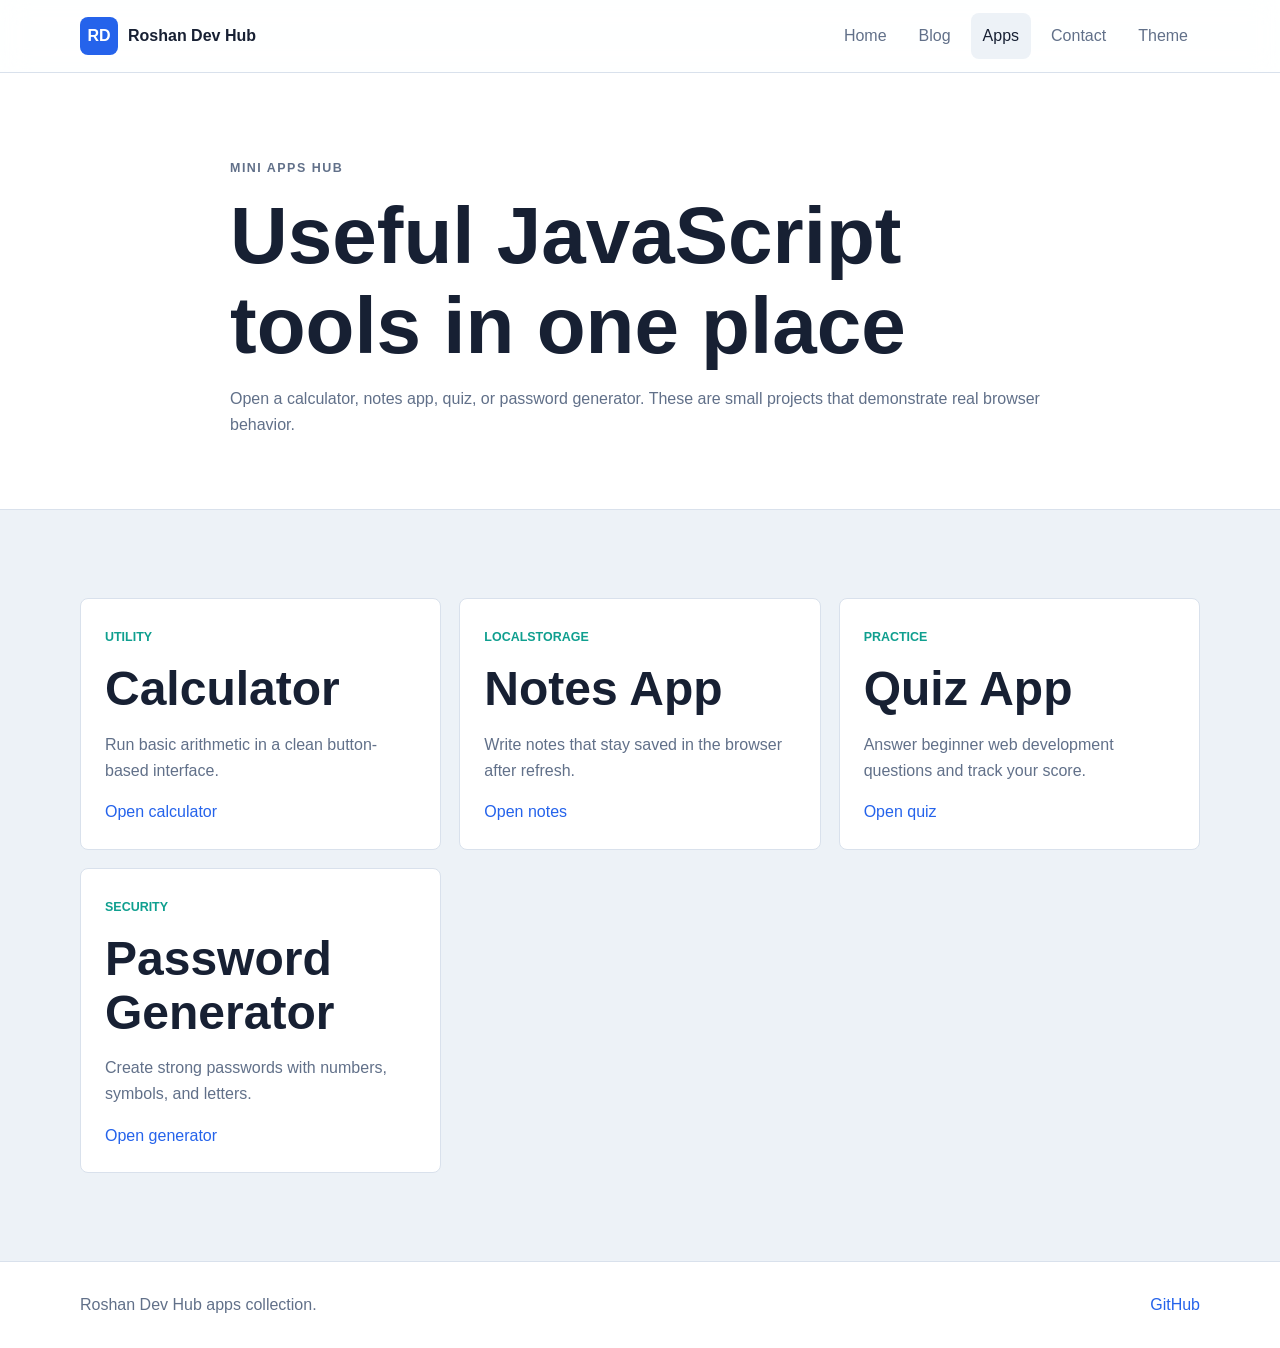
<file: apps/index.html>
<!DOCTYPE html>
<html lang="en">
<head>
  <meta charset="UTF-8">
  <meta name="viewport" content="width=device-width, initial-scale=1.0">
  <title>Apps | Roshan Dev Hub</title>
  <link rel="stylesheet" href="../style.css">
</head>
<body data-page="apps">
  <header class="site-header">
    <nav class="nav container" aria-label="Main navigation">
      <a class="brand" href="../index.html"><span class="brand-mark">RD</span><span>Roshan Dev Hub</span></a>
      <button class="nav-toggle" type="button" aria-label="Open navigation" aria-expanded="false">Menu</button>
      <div class="nav-links">
        <a href="../index.html">Home</a>
        <a href="../blog/index.html">Blog</a>
        <a href="index.html">Apps</a>
        <a href="../index.html#contact">Contact</a>
        <button class="theme-toggle" type="button">Theme</button>
      </div>
    </nav>
  </header>

  <main>
    <section class="page-hero">
      <div class="container reveal">
        <p class="eyebrow">Mini apps hub</p>
        <h1>Useful JavaScript tools in one place</h1>
        <p>Open a calculator, notes app, quiz, or password generator. These are small projects that demonstrate real browser behavior.</p>
      </div>
    </section>

    <section class="section muted">
      <div class="container apps-grid">
        <article class="app-card reveal">
          <span class="app-meta">Utility</span>
          <h2>Calculator</h2>
          <p>Run basic arithmetic in a clean button-based interface.</p>
          <a href="calculator.html">Open calculator</a>
        </article>
        <article class="app-card reveal">
          <span class="app-meta">localStorage</span>
          <h2>Notes App</h2>
          <p>Write notes that stay saved in the browser after refresh.</p>
          <a href="notes.html">Open notes</a>
        </article>
        <article class="app-card reveal">
          <span class="app-meta">Practice</span>
          <h2>Quiz App</h2>
          <p>Answer beginner web development questions and track your score.</p>
          <a href="quiz.html">Open quiz</a>
        </article>
        <article class="app-card reveal">
          <span class="app-meta">Security</span>
          <h2>Password Generator</h2>
          <p>Create strong passwords with numbers, symbols, and letters.</p>
          <a href="password.html">Open generator</a>
        </article>
      </div>
    </section>
  </main>

  <footer class="site-footer">
    <div class="container footer-inner">
      <p>Roshan Dev Hub apps collection.</p>
      <a href="https://github.com/" target="_blank" rel="noreferrer">GitHub</a>
    </div>
  </footer>

  <script src="../main.js"></script>
</body>
</html>
</file>
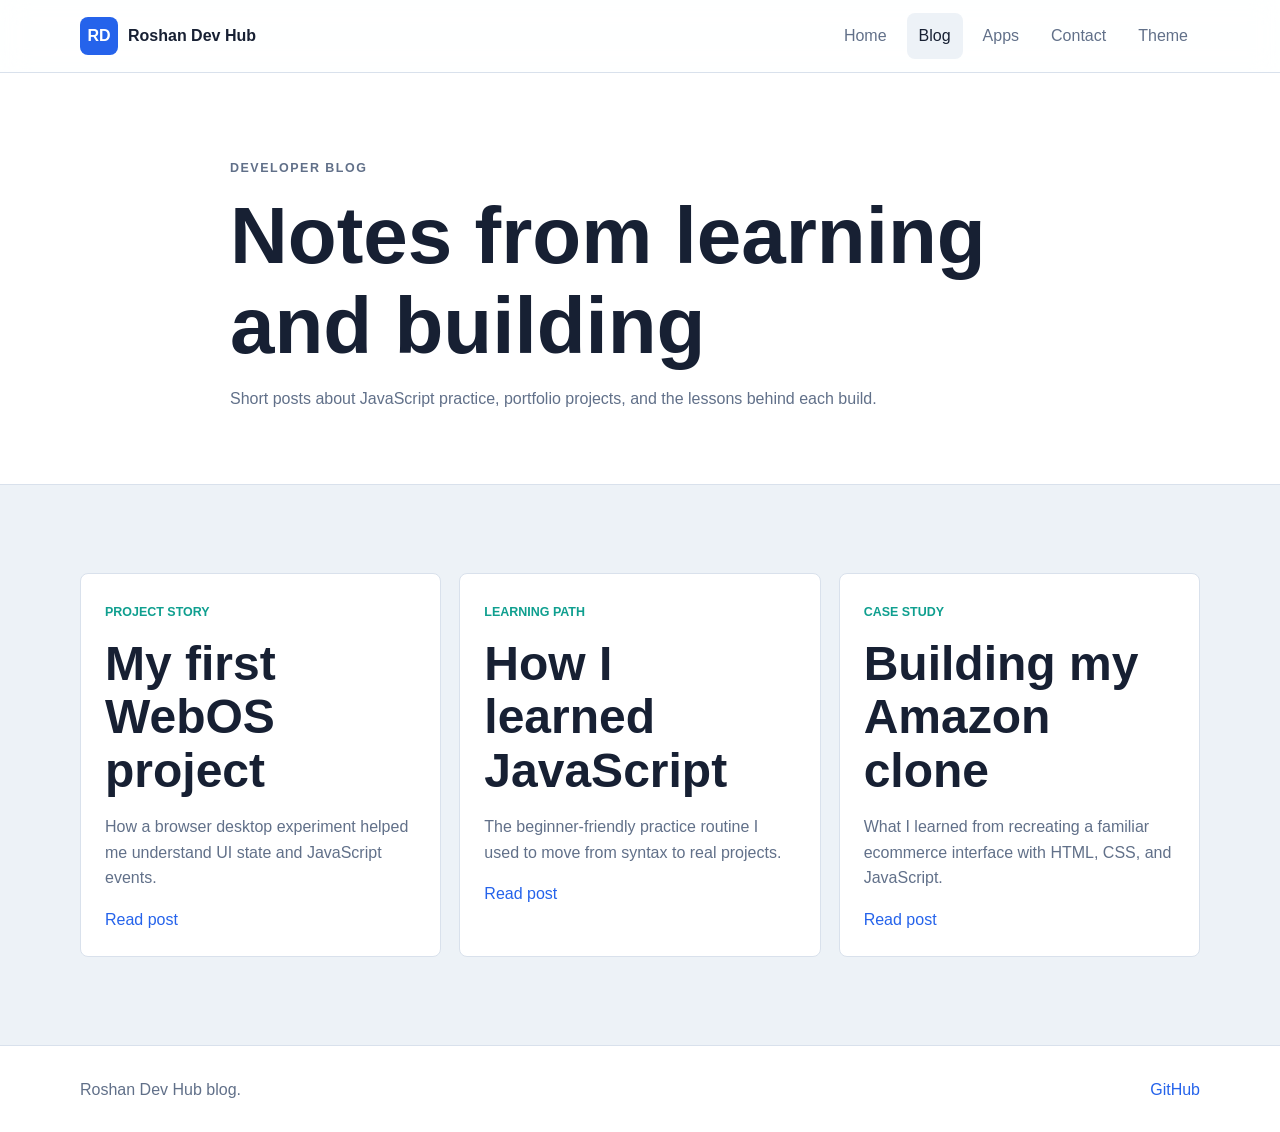
<file: blog/index.html>
<!DOCTYPE html>
<html lang="en">
<head>
  <meta charset="UTF-8">
  <meta name="viewport" content="width=device-width, initial-scale=1.0">
  <title>Blog | Roshan Dev Hub</title>
  <link rel="stylesheet" href="../style.css">
</head>
<body data-page="blog">
  <header class="site-header">
    <nav class="nav container" aria-label="Main navigation">
      <a class="brand" href="../index.html"><span class="brand-mark">RD</span><span>Roshan Dev Hub</span></a>
      <button class="nav-toggle" type="button" aria-label="Open navigation" aria-expanded="false">Menu</button>
      <div class="nav-links" id="navLinks">
        <a href="../index.html">Home</a>
        <a href="index.html">Blog</a>
        <a href="../apps/index.html">Apps</a>
        <a href="../index.html#contact">Contact</a>
        <button class="theme-toggle" type="button" aria-label="Toggle color theme">Theme</button>
      </div>
    </nav>
  </header>

  <main>
    <section class="page-hero">
      <div class="container reveal">
        <p class="eyebrow">Developer blog</p>
        <h1>Notes from learning and building</h1>
        <p>Short posts about JavaScript practice, portfolio projects, and the lessons behind each build.</p>
      </div>
    </section>

    <section class="section muted">
      <div class="container blog-grid">
        <article class="post-card reveal">
          <span class="post-meta">Project story</span>
          <h2>My first WebOS project</h2>
          <p>How a browser desktop experiment helped me understand UI state and JavaScript events.</p>
          <a href="my-first-webos-project.html">Read post</a>
        </article>
        <article class="post-card reveal">
          <span class="post-meta">Learning path</span>
          <h2>How I learned JavaScript</h2>
          <p>The beginner-friendly practice routine I used to move from syntax to real projects.</p>
          <a href="how-i-learned-javascript.html">Read post</a>
        </article>
        <article class="post-card reveal">
          <span class="post-meta">Case study</span>
          <h2>Building my Amazon clone</h2>
          <p>What I learned from recreating a familiar ecommerce interface with HTML, CSS, and JavaScript.</p>
          <a href="building-my-amazon-clone.html">Read post</a>
        </article>
      </div>
    </section>
  </main>

  <footer class="site-footer">
    <div class="container footer-inner">
      <p>Roshan Dev Hub blog.</p>
      <a href="https://github.com/" target="_blank" rel="noreferrer">GitHub</a>
    </div>
  </footer>

  <script src="../main.js"></script>
  <script src="blog.js"></script>
</body>
</html>
</file>
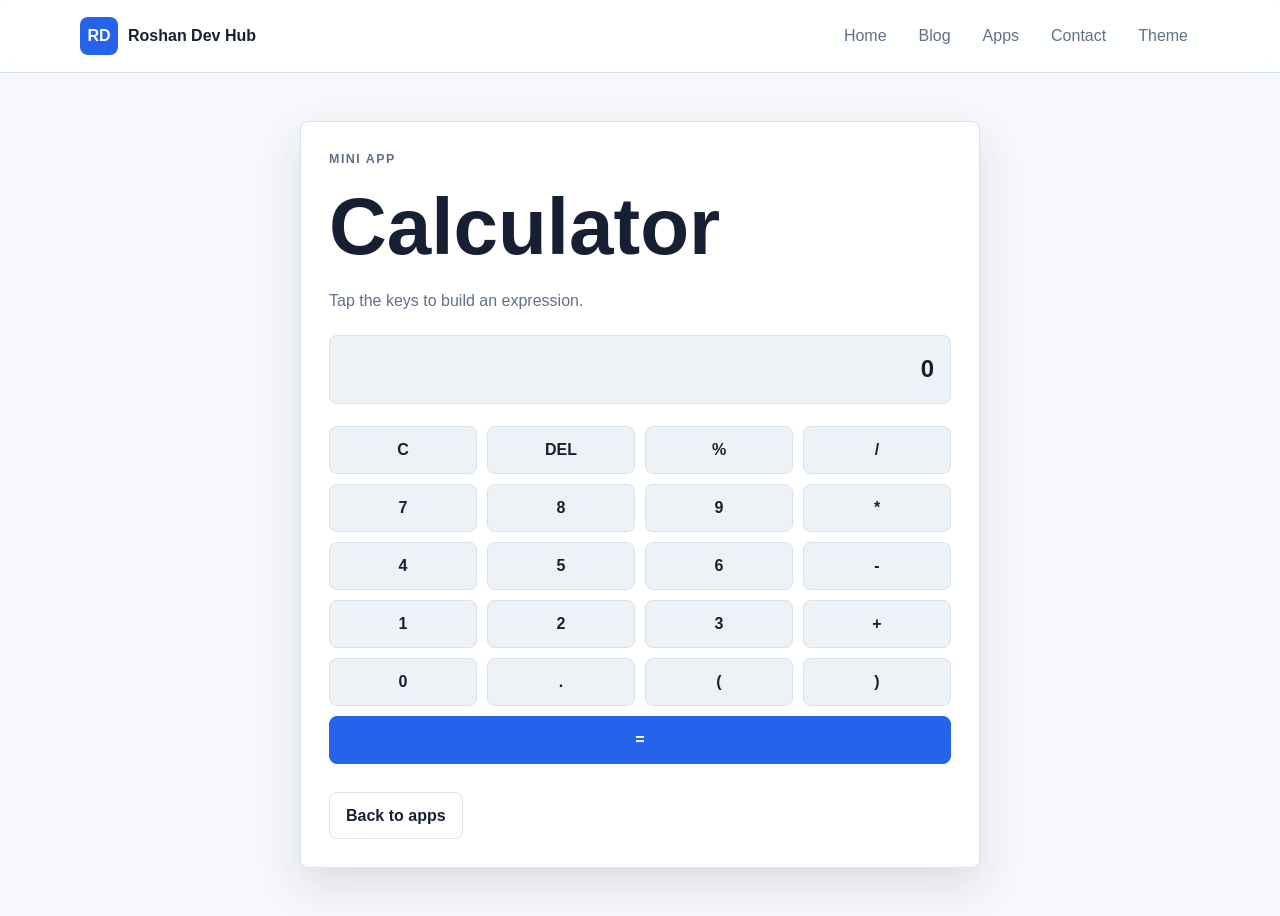
<file: apps/calculator.html>
<!DOCTYPE html>
<html lang="en">
<head>
  <meta charset="UTF-8">
  <meta name="viewport" content="width=device-width, initial-scale=1.0">
  <title>Calculator | Roshan Dev Hub</title>
  <link rel="stylesheet" href="../style.css">
</head>
<body>
  <header class="site-header">
    <nav class="nav container" aria-label="Main navigation">
      <a class="brand" href="../index.html"><span class="brand-mark">RD</span><span>Roshan Dev Hub</span></a>
      <button class="nav-toggle" type="button" aria-label="Open navigation" aria-expanded="false">Menu</button>
      <div class="nav-links"><a href="../index.html">Home</a><a href="../blog/index.html">Blog</a><a href="index.html">Apps</a><a href="../index.html#contact">Contact</a><button class="theme-toggle" type="button">Theme</button></div>
    </nav>
  </header>
  <main class="tool-shell container">
    <section class="tool-panel reveal">
      <p class="eyebrow">Mini app</p>
      <h1>Calculator</h1>
      <p>Tap the keys to build an expression.</p>
      <div class="calculator-display" data-calculator-display>0</div>
      <div class="calculator-grid" aria-label="Calculator keys">
        <button data-calculator-key="clear">C</button><button data-calculator-key="backspace">DEL</button><button data-calculator-key="%">%</button><button data-calculator-key="/">/</button>
        <button data-calculator-key="7">7</button><button data-calculator-key="8">8</button><button data-calculator-key="9">9</button><button data-calculator-key="*">*</button>
        <button data-calculator-key="4">4</button><button data-calculator-key="5">5</button><button data-calculator-key="6">6</button><button data-calculator-key="-">-</button>
        <button data-calculator-key="1">1</button><button data-calculator-key="2">2</button><button data-calculator-key="3">3</button><button data-calculator-key="+">+</button>
        <button data-calculator-key="0">0</button><button data-calculator-key=".">.</button><button data-calculator-key="(">(</button><button data-calculator-key=")">)</button>
        <button class="app-button primary" data-calculator-key="=">=</button>
      </div>
      <div class="app-actions"><a class="button secondary" href="index.html">Back to apps</a></div>
    </section>
  </main>
  <script src="../main.js"></script>
  <script src="calculator.js"></script>
</body>
</html>
</file>
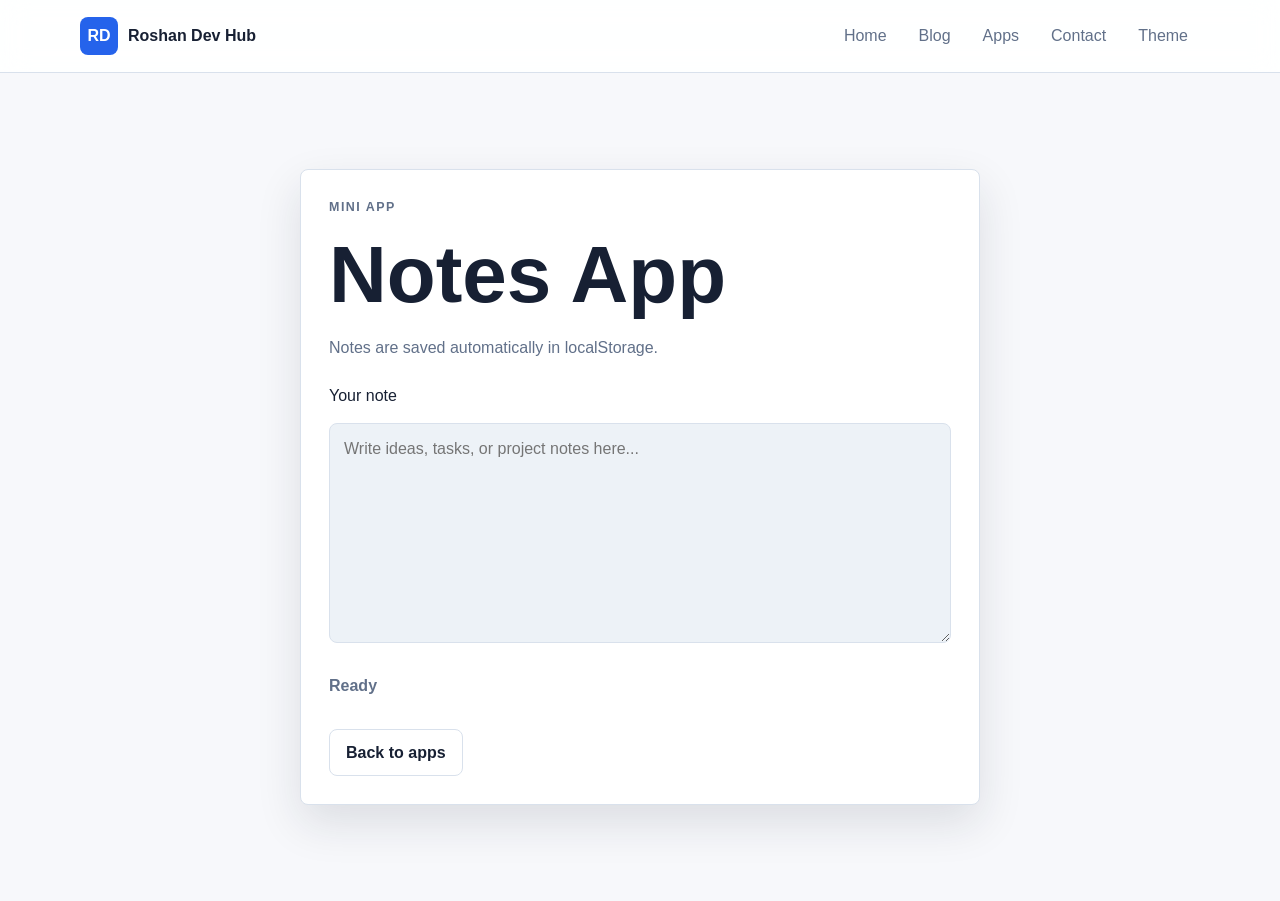
<file: apps/notes.html>
<!DOCTYPE html>
<html lang="en">
<head>
  <meta charset="UTF-8">
  <meta name="viewport" content="width=device-width, initial-scale=1.0">
  <title>Notes App | Roshan Dev Hub</title>
  <link rel="stylesheet" href="../style.css">
</head>
<body>
  <header class="site-header">
    <nav class="nav container" aria-label="Main navigation">
      <a class="brand" href="../index.html"><span class="brand-mark">RD</span><span>Roshan Dev Hub</span></a>
      <button class="nav-toggle" type="button" aria-label="Open navigation" aria-expanded="false">Menu</button>
      <div class="nav-links"><a href="../index.html">Home</a><a href="../blog/index.html">Blog</a><a href="index.html">Apps</a><a href="../index.html#contact">Contact</a><button class="theme-toggle" type="button">Theme</button></div>
    </nav>
  </header>
  <main class="tool-shell container">
    <section class="tool-panel reveal">
      <p class="eyebrow">Mini app</p>
      <h1>Notes App</h1>
      <p>Notes are saved automatically in localStorage.</p>
      <div class="field-grid">
        <label for="notesArea">Your note</label>
        <textarea id="notesArea" data-notes placeholder="Write ideas, tasks, or project notes here..."></textarea>
        <p class="result-line" data-notes-status>Ready</p>
      </div>
      <div class="app-actions"><a class="button secondary" href="index.html">Back to apps</a></div>
    </section>
  </main>
  <script src="../main.js"></script>
  <script src="todo.js"></script>
</body>
</html>
</file>
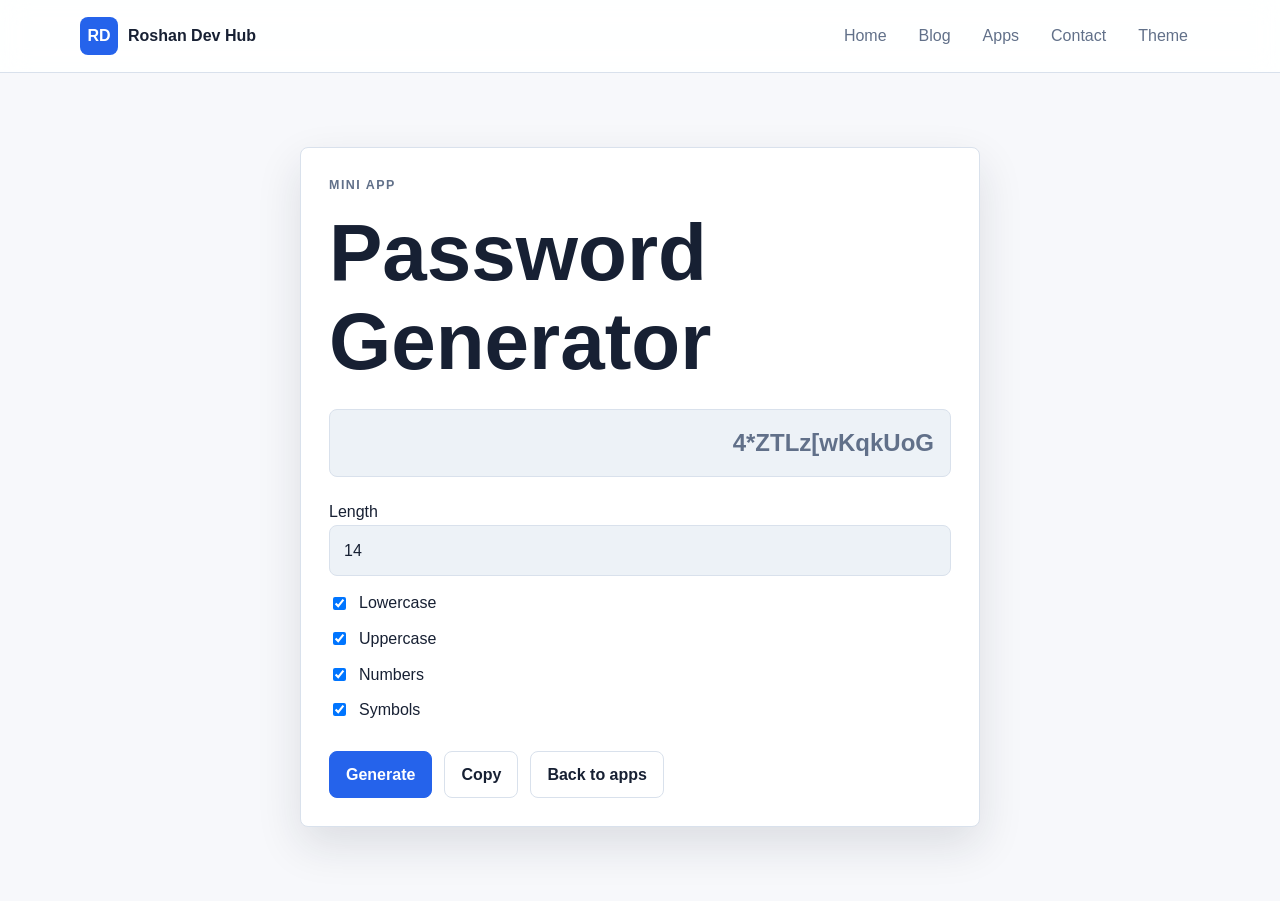
<file: apps/password.html>
<!DOCTYPE html>
<html lang="en">
<head>
  <meta charset="UTF-8">
  <meta name="viewport" content="width=device-width, initial-scale=1.0">
  <title>Password Generator | Roshan Dev Hub</title>
  <link rel="stylesheet" href="../style.css">
</head>
<body>
  <header class="site-header">
    <nav class="nav container" aria-label="Main navigation">
      <a class="brand" href="../index.html"><span class="brand-mark">RD</span><span>Roshan Dev Hub</span></a>
      <button class="nav-toggle" type="button" aria-label="Open navigation" aria-expanded="false">Menu</button>
      <div class="nav-links"><a href="../index.html">Home</a><a href="../blog/index.html">Blog</a><a href="index.html">Apps</a><a href="../index.html#contact">Contact</a><button class="theme-toggle" type="button">Theme</button></div>
    </nav>
  </header>
  <main class="tool-shell container">
    <section class="tool-panel reveal">
      <p class="eyebrow">Mini app</p>
      <h1>Password Generator</h1>
      <p class="password-output" data-password-output>Click generate</p>
      <div class="field-grid">
        <label for="passwordLength">Length
          <input id="passwordLength" type="number" min="6" max="32" value="14" data-password-length>
        </label>
        <div class="option-grid">
          <label class="check-row"><input type="checkbox" checked data-password-set="lower"> Lowercase</label>
          <label class="check-row"><input type="checkbox" checked data-password-set="upper"> Uppercase</label>
          <label class="check-row"><input type="checkbox" checked data-password-set="numbers"> Numbers</label>
          <label class="check-row"><input type="checkbox" checked data-password-set="symbols"> Symbols</label>
        </div>
      </div>
      <div class="app-actions">
        <button class="app-button primary" type="button" data-password-generate>Generate</button>
        <button class="app-button secondary" type="button" data-password-copy>Copy</button>
        <a class="button secondary" href="index.html">Back to apps</a>
      </div>
    </section>
  </main>
  <script src="../main.js"></script>
  <script src="password.js"></script>
</body>
</html>
</file>
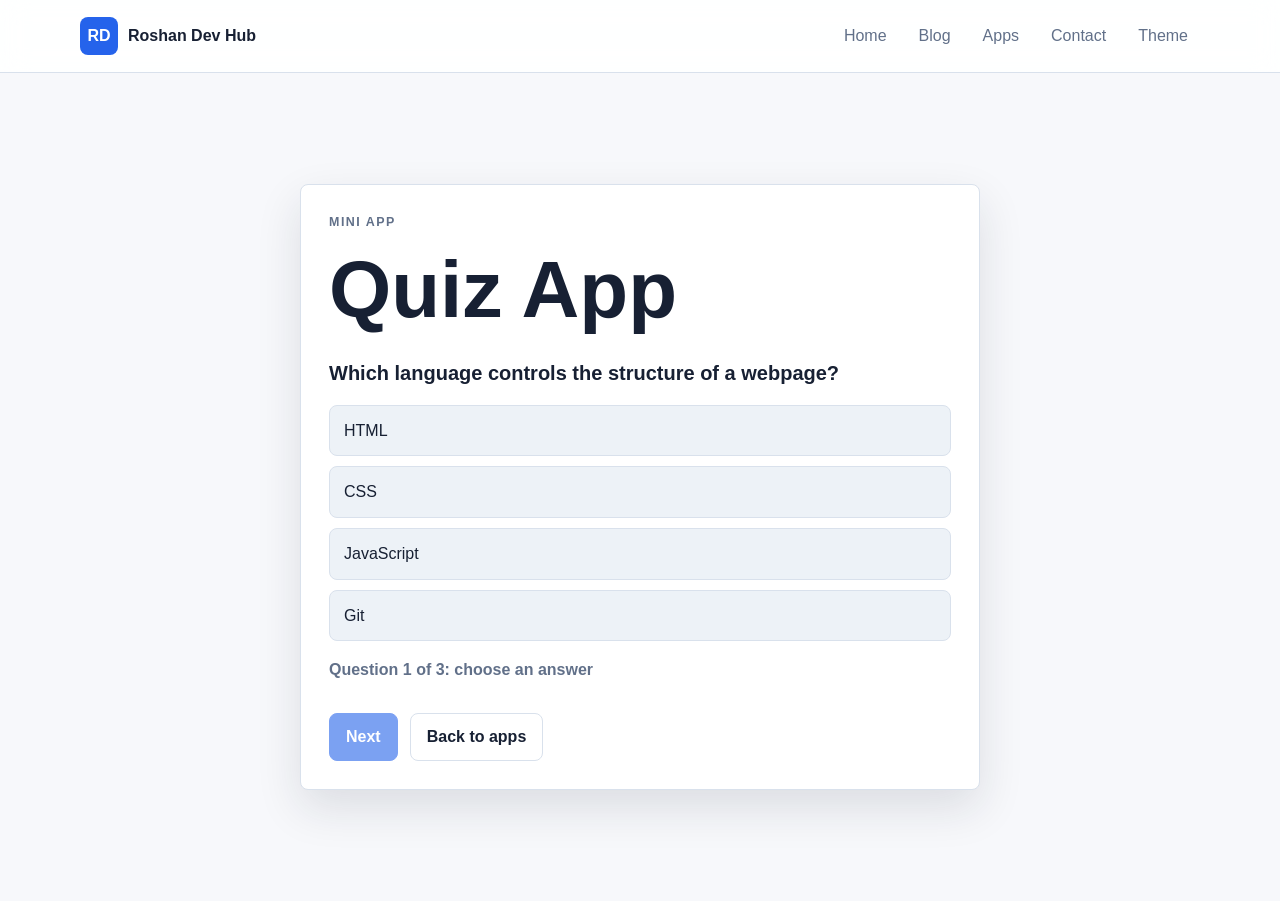
<file: apps/quiz.html>
<!DOCTYPE html>
<html lang="en">
<head>
  <meta charset="UTF-8">
  <meta name="viewport" content="width=device-width, initial-scale=1.0">
  <title>Quiz App | Roshan Dev Hub</title>
  <link rel="stylesheet" href="../style.css">
</head>
<body>
  <header class="site-header">
    <nav class="nav container" aria-label="Main navigation">
      <a class="brand" href="../index.html"><span class="brand-mark">RD</span><span>Roshan Dev Hub</span></a>
      <button class="nav-toggle" type="button" aria-label="Open navigation" aria-expanded="false">Menu</button>
      <div class="nav-links"><a href="../index.html">Home</a><a href="../blog/index.html">Blog</a><a href="index.html">Apps</a><a href="../index.html#contact">Contact</a><button class="theme-toggle" type="button">Theme</button></div>
    </nav>
  </header>
  <main class="tool-shell container">
    <section class="tool-panel reveal">
      <p class="eyebrow">Mini app</p>
      <h1>Quiz App</h1>
      <div class="quiz-question" data-quiz-question></div>
      <div class="quiz-options" data-quiz-options></div>
      <p class="result-line" data-quiz-result></p>
      <div class="app-actions"><button class="app-button primary" type="button" data-quiz-next>Next</button><a class="button secondary" href="index.html">Back to apps</a></div>
    </section>
  </main>
  <script src="../main.js"></script>
  <script src="quiz.js"></script>
</body>
</html>
</file>
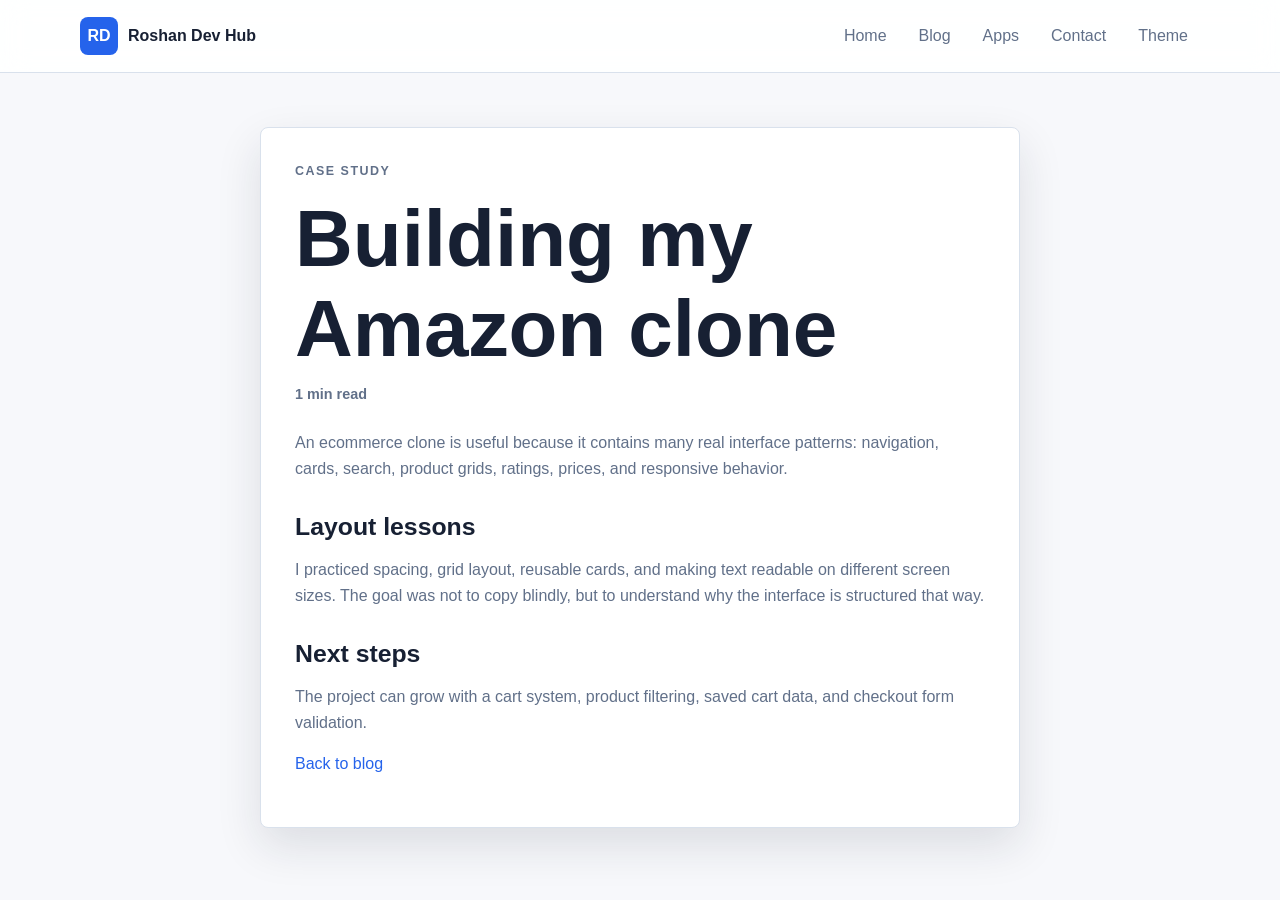
<file: blog/building-my-amazon-clone.html>
<!DOCTYPE html>
<html lang="en">
<head>
  <meta charset="UTF-8">
  <meta name="viewport" content="width=device-width, initial-scale=1.0">
  <title>Building my Amazon clone | Roshan Dev Hub</title>
  <link rel="stylesheet" href="../style.css">
</head>
<body>
  <header class="site-header">
    <nav class="nav container" aria-label="Main navigation">
      <a class="brand" href="../index.html"><span class="brand-mark">RD</span><span>Roshan Dev Hub</span></a>
      <button class="nav-toggle" type="button" aria-label="Open navigation" aria-expanded="false">Menu</button>
      <div class="nav-links">
        <a href="../index.html">Home</a>
        <a href="index.html">Blog</a>
        <a href="../apps/index.html">Apps</a>
        <a href="../index.html#contact">Contact</a>
        <button class="theme-toggle" type="button">Theme</button>
      </div>
    </nav>
  </header>
  <main class="article">
    <article class="article-body reveal">
      <p class="eyebrow">Case study</p>
      <h1>Building my Amazon clone</h1>
      <p>An ecommerce clone is useful because it contains many real interface patterns: navigation, cards, search, product grids, ratings, prices, and responsive behavior.</p>
      <h2>Layout lessons</h2>
      <p>I practiced spacing, grid layout, reusable cards, and making text readable on different screen sizes. The goal was not to copy blindly, but to understand why the interface is structured that way.</p>
      <h2>Next steps</h2>
      <p>The project can grow with a cart system, product filtering, saved cart data, and checkout form validation.</p>
      <p><a href="index.html">Back to blog</a></p>
    </article>
  </main>
  <script src="../main.js"></script>
  <script src="blog.js"></script>
</body>
</html>
</file>
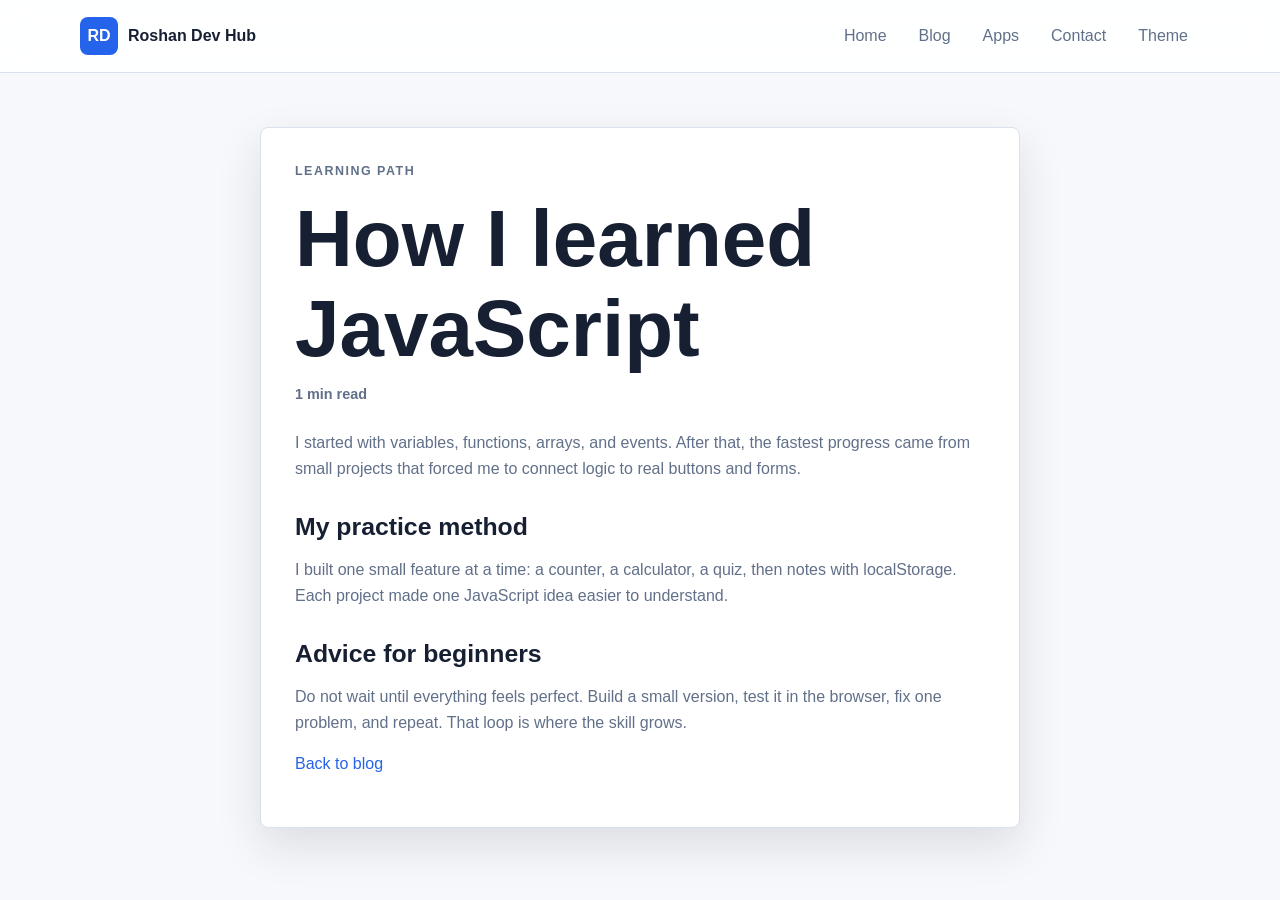
<file: blog/how-i-learned-javascript.html>
<!DOCTYPE html>
<html lang="en">
<head>
  <meta charset="UTF-8">
  <meta name="viewport" content="width=device-width, initial-scale=1.0">
  <title>How I learned JavaScript | Roshan Dev Hub</title>
  <link rel="stylesheet" href="../style.css">
</head>
<body>
  <header class="site-header">
    <nav class="nav container" aria-label="Main navigation">
      <a class="brand" href="../index.html"><span class="brand-mark">RD</span><span>Roshan Dev Hub</span></a>
      <button class="nav-toggle" type="button" aria-label="Open navigation" aria-expanded="false">Menu</button>
      <div class="nav-links">
        <a href="../index.html">Home</a>
        <a href="index.html">Blog</a>
        <a href="../apps/index.html">Apps</a>
        <a href="../index.html#contact">Contact</a>
        <button class="theme-toggle" type="button">Theme</button>
      </div>
    </nav>
  </header>
  <main class="article">
    <article class="article-body reveal">
      <p class="eyebrow">Learning path</p>
      <h1>How I learned JavaScript</h1>
      <p>I started with variables, functions, arrays, and events. After that, the fastest progress came from small projects that forced me to connect logic to real buttons and forms.</p>
      <h2>My practice method</h2>
      <p>I built one small feature at a time: a counter, a calculator, a quiz, then notes with localStorage. Each project made one JavaScript idea easier to understand.</p>
      <h2>Advice for beginners</h2>
      <p>Do not wait until everything feels perfect. Build a small version, test it in the browser, fix one problem, and repeat. That loop is where the skill grows.</p>
      <p><a href="index.html">Back to blog</a></p>
    </article>
  </main>
  <script src="../main.js"></script>
  <script src="blog.js"></script>
</body>
</html>
</file>
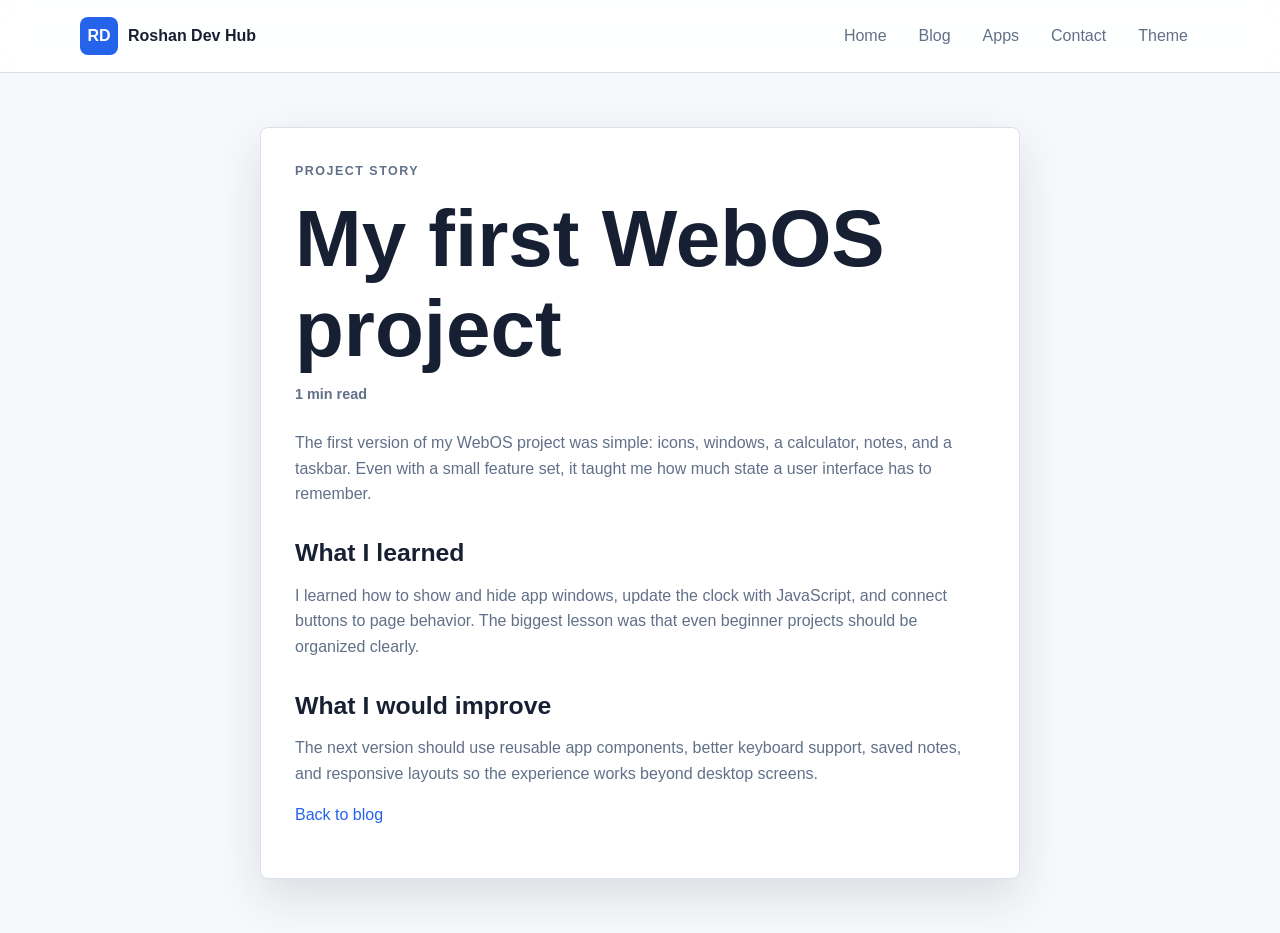
<file: blog/my-first-webos-project.html>
<!DOCTYPE html>
<html lang="en">
<head>
  <meta charset="UTF-8">
  <meta name="viewport" content="width=device-width, initial-scale=1.0">
  <title>My first WebOS project | Roshan Dev Hub</title>
  <link rel="stylesheet" href="../style.css">
</head>
<body>
  <header class="site-header">
    <nav class="nav container" aria-label="Main navigation">
      <a class="brand" href="../index.html"><span class="brand-mark">RD</span><span>Roshan Dev Hub</span></a>
      <button class="nav-toggle" type="button" aria-label="Open navigation" aria-expanded="false">Menu</button>
      <div class="nav-links">
        <a href="../index.html">Home</a>
        <a href="index.html">Blog</a>
        <a href="../apps/index.html">Apps</a>
        <a href="../index.html#contact">Contact</a>
        <button class="theme-toggle" type="button">Theme</button>
      </div>
    </nav>
  </header>
  <main class="article">
    <article class="article-body reveal">
      <p class="eyebrow">Project story</p>
      <h1>My first WebOS project</h1>
      <p>The first version of my WebOS project was simple: icons, windows, a calculator, notes, and a taskbar. Even with a small feature set, it taught me how much state a user interface has to remember.</p>
      <h2>What I learned</h2>
      <p>I learned how to show and hide app windows, update the clock with JavaScript, and connect buttons to page behavior. The biggest lesson was that even beginner projects should be organized clearly.</p>
      <h2>What I would improve</h2>
      <p>The next version should use reusable app components, better keyboard support, saved notes, and responsive layouts so the experience works beyond desktop screens.</p>
      <p><a href="index.html">Back to blog</a></p>
    </article>
  </main>
  <script src="../main.js"></script>
  <script src="blog.js"></script>
</body>
</html>
</file>
<file: style.css>
:root {
  color-scheme: light;
  --bg: #f7f8fb;
  --surface: #ffffff;
  --surface-soft: #edf2f7;
  --text: #172033;
  --muted: #617089;
  --line: #d9e1ec;
  --primary: #2563eb;
  --primary-strong: #1d4ed8;
  --accent: #0f9f8f;
  --shadow: 0 18px 45px rgba(23, 32, 51, 0.12);
}

:root[data-theme="dark"] {
  color-scheme: dark;
  --bg: #101621;
  --surface: #172033;
  --surface-soft: #202b3d;
  --text: #eef4ff;
  --muted: #a9b6ca;
  --line: #304058;
  --primary: #7aa2ff;
  --primary-strong: #9bb9ff;
  --accent: #55d6c6;
  --shadow: 0 18px 45px rgba(0, 0, 0, 0.3);
}

* {
  box-sizing: border-box;
}

html {
  scroll-behavior: smooth;
}

body {
  margin: 0;
  font-family: Arial, Helvetica, sans-serif;
  background: var(--bg);
  color: var(--text);
  line-height: 1.6;
}

a {
  color: var(--primary);
  text-decoration: none;
}

a:hover {
  color: var(--primary-strong);
}

button,
input,
textarea {
  font: inherit;
}

.container {
  width: min(1120px, calc(100% - 32px));
  margin: 0 auto;
}

.site-header {
  position: sticky;
  top: 0;
  z-index: 10;
  background: color-mix(in srgb, var(--surface) 88%, transparent);
  border-bottom: 1px solid var(--line);
  backdrop-filter: blur(14px);
}

.nav {
  min-height: 72px;
  display: flex;
  align-items: center;
  justify-content: space-between;
  gap: 18px;
}

.brand {
  display: inline-flex;
  align-items: center;
  gap: 10px;
  color: var(--text);
  font-weight: 800;
}

.brand-mark {
  display: grid;
  place-items: center;
  width: 38px;
  height: 38px;
  border-radius: 8px;
  background: var(--primary);
  color: #ffffff;
  letter-spacing: 0;
}

.nav-links {
  display: flex;
  align-items: center;
  gap: 8px;
}

.nav-links a,
.theme-toggle,
.nav-toggle {
  border: 0;
  border-radius: 8px;
  background: transparent;
  color: var(--muted);
  cursor: pointer;
  padding: 10px 12px;
}

.nav-links a.active,
.nav-links a:hover,
.theme-toggle:hover,
.nav-toggle:hover {
  background: var(--surface-soft);
  color: var(--text);
}

.nav-toggle {
  display: none;
  border: 1px solid var(--line);
}

.section {
  padding: 88px 0;
}

.muted {
  background: var(--surface-soft);
}

.hero {
  min-height: calc(100vh - 72px);
  display: flex;
  align-items: center;
  background:
    linear-gradient(120deg, color-mix(in srgb, var(--primary) 13%, transparent), transparent 42%),
    var(--bg);
}

.hero-grid {
  display: grid;
  grid-template-columns: minmax(0, 1.1fr) minmax(300px, 0.9fr);
  gap: 42px;
  align-items: center;
}

.eyebrow {
  margin: 0 0 12px;
  color: var(--accent);
  font-size: 0.78rem;
  font-weight: 800;
  letter-spacing: 0.12em;
  text-transform: uppercase;
}

h1,
h2,
h3,
p {
  overflow-wrap: anywhere;
}

h1,
h2,
h3 {
  margin: 0;
  line-height: 1.12;
}

h1 {
  font-size: clamp(2.4rem, 7vw, 5rem);
}

h2 {
  font-size: clamp(1.8rem, 4vw, 3rem);
}

h3 {
  font-size: 1.25rem;
}

.hero-title {
  margin: 18px 0;
  color: var(--muted);
  font-size: clamp(1.2rem, 3vw, 1.8rem);
  font-weight: 700;
}

.typing-text {
  color: var(--primary);
}

.typing-text::after {
  content: "|";
  margin-left: 3px;
  color: var(--accent);
}

.hero-intro,
.section-heading p,
.page-hero p,
.project-card p,
.skill-card p,
.post-card p,
.app-card p,
.tool-panel p,
.article-body p {
  color: var(--muted);
}

.hero-intro {
  max-width: 62ch;
  font-size: 1.08rem;
}

.hero-actions,
.app-actions {
  display: flex;
  flex-wrap: wrap;
  gap: 12px;
  margin-top: 28px;
}

.button,
.app-button {
  display: inline-flex;
  align-items: center;
  justify-content: center;
  min-height: 44px;
  border: 1px solid var(--line);
  border-radius: 8px;
  cursor: pointer;
  font-weight: 800;
  padding: 10px 16px;
}

.button:disabled,
.app-button:disabled {
  cursor: not-allowed;
  opacity: 0.6;
}

.primary,
.button.primary,
.app-button.primary {
  border-color: var(--primary);
  background: var(--primary);
  color: #ffffff;
}

.secondary,
.button.secondary,
.app-button.secondary {
  background: var(--surface);
  color: var(--text);
}

.profile-panel,
.tool-panel,
.article-body {
  border: 1px solid var(--line);
  border-radius: 8px;
  background: var(--surface);
  box-shadow: var(--shadow);
}

.profile-panel {
  padding: 24px;
}

.profile-photo {
  display: block;
  width: min(260px, 100%);
  aspect-ratio: 1;
  margin: 0 auto 22px;
  border: 1px solid var(--line);
  border-radius: 50%;
  object-fit: cover;
  object-position: center;
  background: var(--surface-soft);
  box-shadow: 0 14px 32px rgba(23, 32, 51, 0.16);
}

.status-row {
  display: flex;
  align-items: center;
  gap: 10px;
  color: var(--muted);
  font-weight: 700;
}

.status-dot {
  width: 10px;
  height: 10px;
  border-radius: 50%;
  background: var(--accent);
  box-shadow: 0 0 0 6px color-mix(in srgb, var(--accent) 18%, transparent);
}

.code-card {
  display: grid;
  gap: 8px;
  margin-top: 22px;
  border-radius: 8px;
  background: #111827;
  color: #d7e4ff;
  overflow-x: auto;
  padding: 22px;
  font-family: Consolas, "Courier New", monospace;
  font-size: 0.95rem;
}

.section-heading {
  max-width: 680px;
  margin-bottom: 34px;
}

.skills-grid,
.card-grid,
.blog-grid,
.apps-grid {
  display: grid;
  grid-template-columns: repeat(4, minmax(0, 1fr));
  gap: 18px;
}

.card-grid,
.blog-grid,
.apps-grid {
  grid-template-columns: repeat(3, minmax(0, 1fr));
}

.project-card,
.skill-card,
.post-card,
.app-card,
.contact-card {
  border: 1px solid var(--line);
  border-radius: 8px;
  background: var(--surface);
  padding: 24px;
}

.project-card,
.post-card,
.app-card,
.skill-card {
  min-height: 100%;
}

.project-tag,
.post-meta,
.app-meta {
  display: inline-block;
  margin-bottom: 14px;
  color: var(--accent);
  font-size: 0.78rem;
  font-weight: 800;
  text-transform: uppercase;
}

.contact-layout {
  display: grid;
  grid-template-columns: minmax(0, 1fr) minmax(260px, 360px);
  gap: 28px;
  align-items: start;
}

.contact-card {
  display: grid;
  gap: 12px;
}

.site-footer {
  border-top: 1px solid var(--line);
  background: var(--surface);
}

.footer-inner {
  min-height: 86px;
  display: flex;
  align-items: center;
  justify-content: space-between;
  gap: 16px;
  color: var(--muted);
}

.page-hero {
  padding: 86px 0 56px;
  background: var(--surface);
  border-bottom: 1px solid var(--line);
}

.page-hero .container {
  max-width: 820px;
}

.tool-shell {
  min-height: calc(100vh - 72px);
  display: grid;
  place-items: center;
  padding-top: 48px;
  padding-bottom: 48px;
}

.tool-panel {
  width: min(680px, 100%);
  padding: 28px;
}

.calculator-display,
.password-output {
  min-height: 58px;
  display: flex;
  align-items: center;
  justify-content: flex-end;
  margin: 22px 0;
  border: 1px solid var(--line);
  border-radius: 8px;
  background: var(--surface-soft);
  color: var(--text);
  overflow-wrap: anywhere;
  padding: 14px 16px;
  font-size: 1.5rem;
  font-weight: 800;
}

.calculator-grid {
  display: grid;
  grid-template-columns: repeat(4, minmax(0, 1fr));
  gap: 10px;
}

.calculator-grid button {
  min-height: 48px;
  border: 1px solid var(--line);
  border-radius: 8px;
  background: var(--surface-soft);
  color: var(--text);
  cursor: pointer;
  font-weight: 800;
}

.calculator-grid .primary {
  grid-column: span 4;
}

.field-grid {
  display: grid;
  gap: 14px;
  margin-top: 22px;
}

textarea,
input[type="number"] {
  width: 100%;
  border: 1px solid var(--line);
  border-radius: 8px;
  background: var(--surface-soft);
  color: var(--text);
  padding: 12px 14px;
}

textarea {
  min-height: 220px;
  resize: vertical;
}

.option-grid,
.quiz-options {
  display: grid;
  gap: 10px;
}

.check-row {
  display: flex;
  align-items: center;
  gap: 10px;
}

.quiz-question {
  margin: 22px 0 16px;
  font-size: 1.25rem;
  font-weight: 800;
}

.quiz-options button {
  border: 1px solid var(--line);
  border-radius: 8px;
  background: var(--surface-soft);
  color: var(--text);
  cursor: pointer;
  padding: 12px 14px;
  text-align: left;
}

.quiz-options button:hover,
.calculator-grid button:hover {
  border-color: var(--primary);
}

.quiz-options button:disabled {
  cursor: default;
}

.quiz-options button.correct {
  border-color: var(--accent);
  background: color-mix(in srgb, var(--accent) 18%, var(--surface));
  color: var(--text);
}

.quiz-options button.wrong {
  border-color: #dc2626;
  background: color-mix(in srgb, #dc2626 13%, var(--surface));
  color: var(--text);
}

.quiz-options button.selected {
  box-shadow: inset 4px 0 0 var(--accent);
}

.result-line {
  min-height: 28px;
  margin: 16px 0 0;
  font-weight: 700;
}

.article {
  padding: 54px 16px;
}

.article-body {
  max-width: 760px;
  margin: 0 auto;
  padding: 34px;
}

.article-body h2 {
  margin-top: 32px;
  font-size: 1.55rem;
}

.article-meta {
  margin: 10px 0 24px;
  color: var(--accent);
  font-size: 0.9rem;
  font-weight: 800;
}

.reading-progress {
  position: fixed;
  top: 0;
  left: 0;
  z-index: 30;
  width: 0;
  height: 4px;
  background: var(--accent);
}

.reveal {
  opacity: 0;
  transform: translateY(18px);
  transition: opacity 0.5s ease, transform 0.5s ease;
}

.reveal.visible {
  opacity: 1;
  transform: translateY(0);
}

@media (max-width: 900px) {
  .hero-grid,
  .contact-layout {
    grid-template-columns: 1fr;
  }

  .skills-grid,
  .card-grid,
  .blog-grid,
  .apps-grid {
    grid-template-columns: repeat(2, minmax(0, 1fr));
  }
}

@media (max-width: 720px) {
  .nav {
    min-height: 64px;
  }

  .nav-toggle {
    display: inline-flex;
  }

  .nav-links {
    position: absolute;
    top: 64px;
    left: 16px;
    right: 16px;
    display: none;
    flex-direction: column;
    align-items: stretch;
    border: 1px solid var(--line);
    border-radius: 8px;
    background: var(--surface);
    box-shadow: var(--shadow);
    padding: 10px;
  }

  .nav-links.open {
    display: flex;
  }

  .nav-links a,
  .theme-toggle {
    text-align: left;
  }

  .hero {
    min-height: auto;
    padding-top: 52px;
  }

  .section {
    padding: 58px 0;
  }

  .skills-grid,
  .card-grid,
  .blog-grid,
  .apps-grid {
    grid-template-columns: 1fr;
  }

  .footer-inner {
    flex-direction: column;
    align-items: flex-start;
    justify-content: center;
    padding: 22px 0;
  }

  .article-body,
  .tool-panel {
    padding: 22px;
  }
}
</file>
